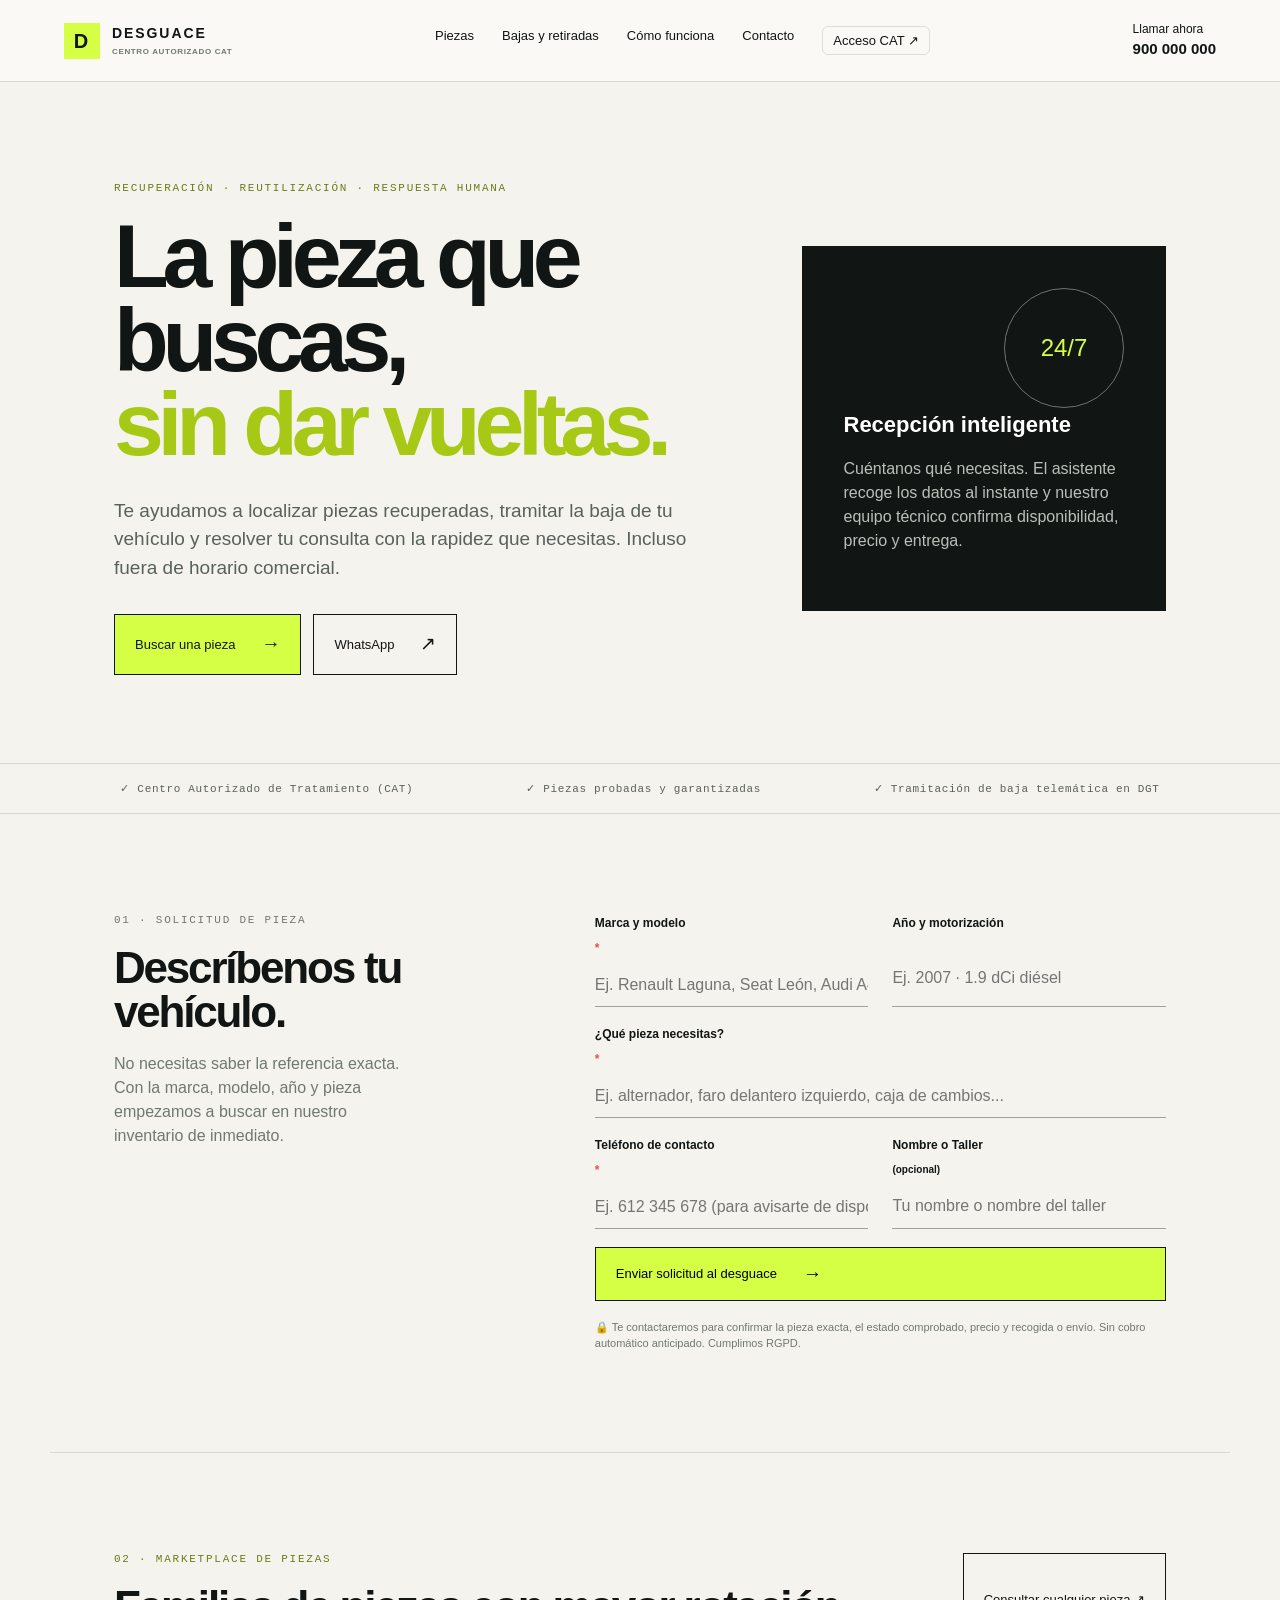
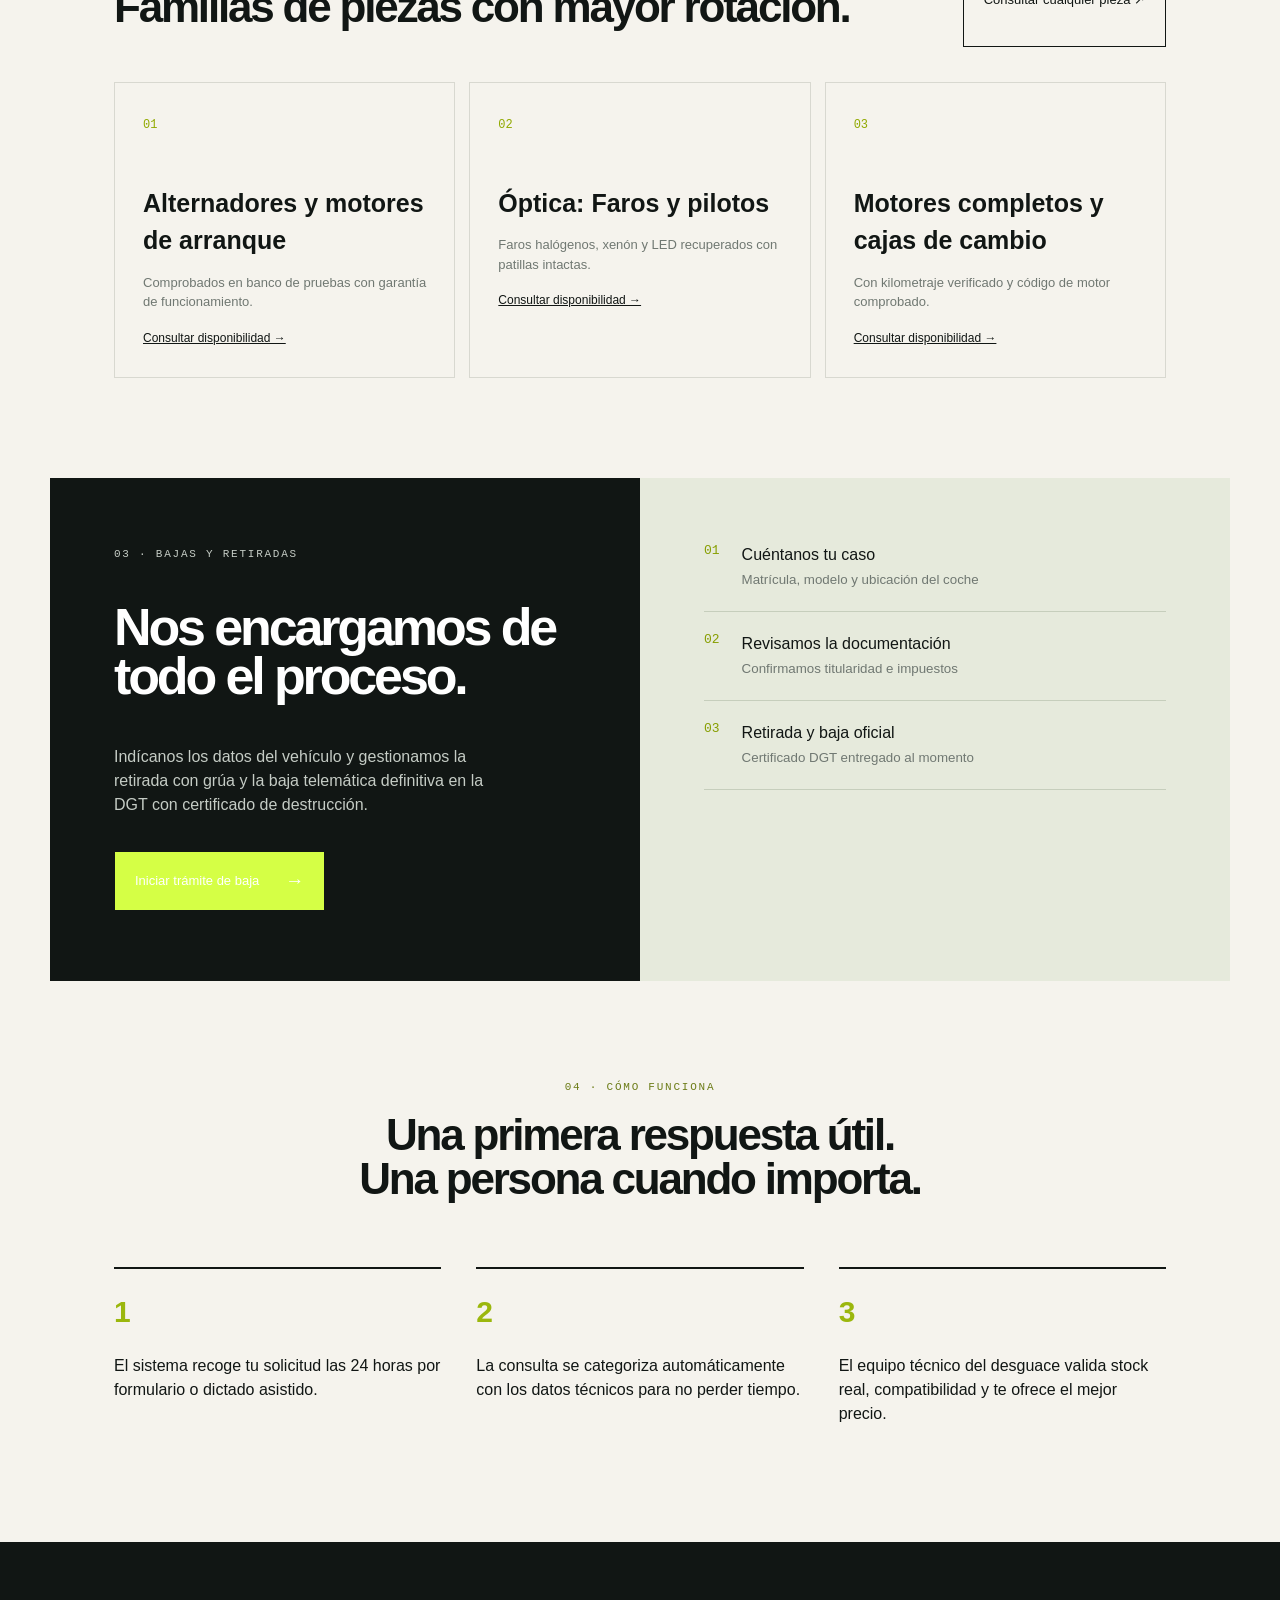
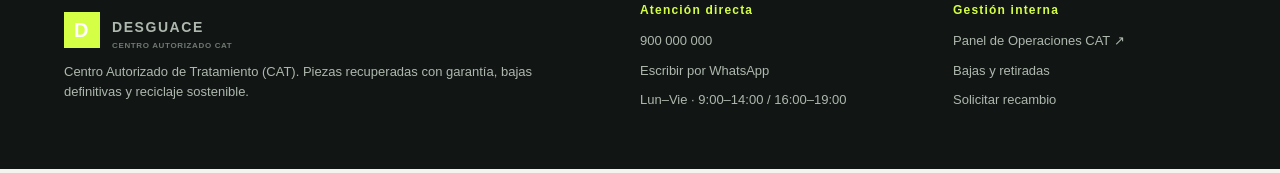
<file: index.html>
<!doctype html>
<html lang="es">
<head>
  <meta charset="utf-8">
  <meta name="viewport" content="width=device-width,initial-scale=1">
  <meta name="description" content="DESGUACE: piezas recuperadas garantizadas, bajas y retirada gratuita de vehículos con CAT autorizado.">
  <title>DESGUACE · Piezas recuperadas y bajas de vehículos (CAT)</title>
  <link rel="stylesheet" href="styles-public.css?v=20260911-3">
</head>
<body>
<header class="top">
  <a class="brand" href="#inicio">
    <b>D</b>
    <span>DESGUACE<small>CENTRO AUTORIZADO CAT</small></span>
  </a>
  <nav>
    <a href="#piezas">Piezas</a>
    <a href="#bajas">Bajas y retiradas</a>
    <a href="#como">Cómo funciona</a>
    <a href="#contacto">Contacto</a>
    <a href="login.html" class="outline" style="border:1px solid #ddd;padding:4px 10px;border-radius:6px;text-decoration:none;">Acceso CAT ↗</a>
  </nav>
  <a class="phone" href="tel:+34900000000">Llamar ahora <strong>900 000 000</strong></a>
</header>

<main id="inicio">
  <section class="hero">
    <div>
      <p class="eyebrow">RECUPERACIÓN · REUTILIZACIÓN · RESPUESTA HUMANA</p>
      <h1>La pieza que buscas,<br><em>sin dar vueltas.</em></h1>
      <p class="lead">Te ayudamos a localizar piezas recuperadas, tramitar la baja de tu vehículo y resolver tu consulta con la rapidez que necesitas. Incluso fuera de horario comercial.</p>
      <div class="actions">
        <a class="primary" href="#solicitar">Buscar una pieza <span>→</span></a>
        <a class="secondary" href="https://wa.me/34900000000" target="_blank" rel="noopener">WhatsApp <span>↗</span></a>
      </div>
    </div>
    <div class="hero-card">
      <span class="orb">24/7</span>
      <b>Recepción inteligente</b>
      <p>Cuéntanos qué necesitas. El asistente recoge los datos al instante y nuestro equipo técnico confirma disponibilidad, precio y entrega.</p>
    </div>
  </section>

  <section class="trust">
    <span>✓ Centro Autorizado de Tratamiento (CAT)</span>
    <span>✓ Piezas probadas y garantizadas</span>
    <span>✓ Tramitación de baja telemática en DGT</span>
  </section>

  <section id="solicitar" class="request">
    <div>
      <p class="eyebrow">01 · SOLICITUD DE PIEZA</p>
      <h2>Descríbenos tu vehículo.</h2>
      <p>No necesitas saber la referencia exacta. Con la marca, modelo, año y pieza empezamos a buscar en nuestro inventario de inmediato.</p>
    </div>
    
    <form id="partForm">
      <div id="formFeedback" style="display:none;padding:14px;border-radius:8px;margin-bottom:14px;font-size:14px;line-height:1.4;"></div>

      <div class="grid">
        <label>
          Marca y modelo <span style="color:#e05252">*</span>
          <input type="text" id="inputVehicle" required placeholder="Ej. Renault Laguna, Seat León, Audi A4">
        </label>
        <label>
          Año y motorización
          <input type="text" id="inputYearFuel" placeholder="Ej. 2007 · 1.9 dCi diésel">
        </label>
      </div>

      <label>
        ¿Qué pieza necesitas? <span style="color:#e05252">*</span>
        <input type="text" id="inputPart" required placeholder="Ej. alternador, faro delantero izquierdo, caja de cambios...">
      </label>

      <div class="grid">
        <label>
          Teléfono de contacto <span style="color:#e05252">*</span>
          <input type="tel" id="inputPhone" required placeholder="Ej. 612 345 678 (para avisarte de disponibilidad)">
        </label>
        <label>
          Nombre o Taller <small>(opcional)</small>
          <input type="text" id="inputName" placeholder="Tu nombre o nombre del taller">
        </label>
      </div>

      <button class="primary" type="submit" id="btnSubmitRequest">Enviar solicitud al desguace <span>→</span></button>
      <small class="legal">
        🔒 Te contactaremos para confirmar la pieza exacta, el estado comprobado, precio y recogida o envío. Sin cobro automático anticipado. Cumplimos RGPD.
      </small>
    </form>
  </section>

  <section id="piezas" class="catalog">
    <div>
      <p class="eyebrow">02 · MARKETPLACE DE PIEZAS</p>
      <h2>Familias de piezas con mayor rotación.</h2>
    </div>
    <a class="secondary" href="#solicitar">Consultar cualquier pieza ↗</a>
    <div class="cards">
      <article>
        <span>01</span>
        <h3>Alternadores y motores de arranque</h3>
        <p>Comprobados en banco de pruebas con garantía de funcionamiento.</p>
        <a href="#solicitar">Consultar disponibilidad →</a>
      </article>
      <article>
        <span>02</span>
        <h3>Óptica: Faros y pilotos</h3>
        <p>Faros halógenos, xenón y LED recuperados con patillas intactas.</p>
        <a href="#solicitar">Consultar disponibilidad →</a>
      </article>
      <article>
        <span>03</span>
        <h3>Motores completos y cajas de cambio</h3>
        <p>Con kilometraje verificado y código de motor comprobado.</p>
        <a href="#solicitar">Consultar disponibilidad →</a>
      </article>
    </div>
  </section>

  <section id="bajas" class="split">
    <div class="dark">
      <p class="eyebrow">03 · BAJAS Y RETIRADAS</p>
      <h2>Nos encargamos de todo el proceso.</h2>
      <p>Indícanos los datos del vehículo y gestionamos la retirada con grúa y la baja telemática definitiva en la DGT con certificado de destrucción.</p>
      <a class="primary" href="#solicitar">Iniciar trámite de baja <span>→</span></a>
    </div>
    <div class="steps">
      <div>
        <b>01</b>
        <span>Cuéntanos tu caso<br><small>Matrícula, modelo y ubicación del coche</small></span>
      </div>
      <div>
        <b>02</b>
        <span>Revisamos la documentación<br><small>Confirmamos titularidad e impuestos</small></span>
      </div>
      <div>
        <b>03</b>
        <span>Retirada y baja oficial<br><small>Certificado DGT entregado al momento</small></span>
      </div>
    </div>
  </section>

  <section id="como" class="how">
    <p class="eyebrow">04 · CÓMO FUNCIONA</p>
    <h2>Una primera respuesta útil.<br>Una persona cuando importa.</h2>
    <div class="how-grid">
      <p><b>1</b> El sistema recoge tu solicitud las 24 horas por formulario o dictado asistido.</p>
      <p><b>2</b> La consulta se categoriza automáticamente con los datos técnicos para no perder tiempo.</p>
      <p><b>3</b> El equipo técnico del desguace valida stock real, compatibilidad y te ofrece el mejor precio.</p>
    </div>
  </section>
</main>

<footer id="contacto">
  <div>
    <a class="brand" href="#inicio">
      <b>D</b>
      <span>DESGUACE<small>CENTRO AUTORIZADO CAT</small></span>
    </a>
    <p>Centro Autorizado de Tratamiento (CAT). Piezas recuperadas con garantía, bajas definitivas y reciclaje sostenible.</p>
  </div>
  <div>
    <strong>Atención directa</strong>
    <a href="tel:+34900000000">900 000 000</a>
    <a href="https://wa.me/34900000000" target="_blank" rel="noopener">Escribir por WhatsApp</a>
    <span>Lun–Vie · 9:00–14:00 / 16:00–19:00</span>
  </div>
  <div>
    <strong>Gestión interna</strong>
    <a href="login.html">Panel de Operaciones CAT ↗</a>
    <a href="#bajas">Bajas y retiradas</a>
    <a href="#solicitar">Solicitar recambio</a>
  </div>
</footer>

<script src="public.js?v=20260911-2"></script>
</body>
</html>
</file>
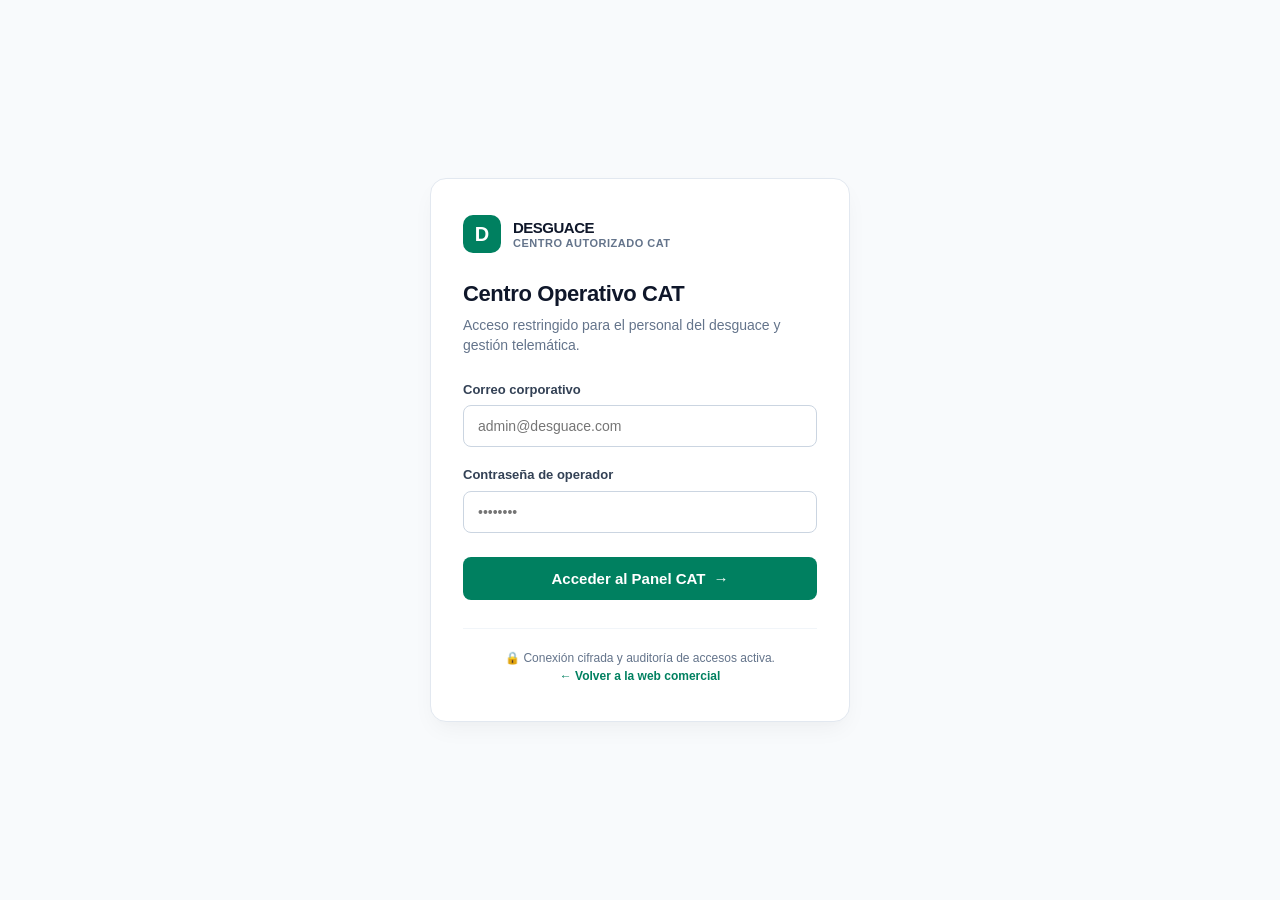
<file: login.html>
<!doctype html>
<html lang="es">
<head>
  <meta charset="utf-8">
  <meta name="viewport" content="width=device-width,initial-scale=1">
  <meta name="robots" content="noindex,nofollow">
  <title>Acceso Personal · Centro CAT</title>
  <link rel="stylesheet" href="styles-public.css?v=20260911-3">
  <style>
    body {
      min-height: 100vh;
      display: flex;
      flex-direction: column;
      background: #f8fafc;
      color: #0f172a;
      font-family: -apple-system, BlinkMacSystemFont, "Segoe UI", Roboto, Helvetica, Arial, sans-serif;
      margin: 0;
    }
    .auth-shell {
      flex: 1;
      display: flex;
      align-items: center;
      justify-content: center;
      padding: 24px 16px;
    }
    .auth-card {
      background: #ffffff;
      border: 1px solid #e2e8f0;
      border-radius: 16px;
      box-shadow: 0 10px 25px -5px rgba(0, 0, 0, 0.05), 0 8px 10px -6px rgba(0, 0, 0, 0.01);
      width: 100%;
      max-width: 420px;
      padding: 36px 32px;
    }
    .auth-brand {
      display: flex;
      align-items: center;
      gap: 12px;
      margin-bottom: 24px;
      text-decoration: none;
      color: inherit;
    }
    .auth-brand b {
      background: #008060;
      color: #fff;
      width: 38px;
      height: 38px;
      display: flex;
      align-items: center;
      justify-content: center;
      border-radius: 10px;
      font-size: 20px;
      font-weight: 700;
    }
    .auth-brand span {
      font-size: 15px;
      font-weight: 800;
      letter-spacing: -0.5px;
      line-height: 1.1;
    }
    .auth-brand small {
      display: block;
      font-size: 11px;
      color: #64748b;
      font-weight: 600;
      letter-spacing: 0.5px;
    }
    h1 {
      font-size: 22px;
      font-weight: 700;
      margin: 0 0 6px 0;
      letter-spacing: -0.4px;
    }
    p.subtitle {
      font-size: 14px;
      color: #64748b;
      margin: 0 0 24px 0;
      line-height: 1.4;
    }
    .form-group {
      margin-bottom: 18px;
    }
    .form-group label {
      display: block;
      font-size: 13px;
      font-weight: 600;
      margin-bottom: 6px;
      color: #334155;
    }
    .form-group input {
      width: 100%;
      box-sizing: border-box;
      padding: 12px 14px;
      border: 1px solid #cbd5e1;
      border-radius: 8px;
      font-size: 14px;
      transition: border-color 0.2s, box-shadow 0.2s;
    }
    .form-group input:focus {
      outline: none;
      border-color: #008060;
      box-shadow: 0 0 0 3px rgba(0, 128, 96, 0.15);
    }
    .auth-btn {
      width: 100%;
      background: #008060;
      color: #ffffff;
      border: none;
      padding: 13px;
      border-radius: 8px;
      font-size: 15px;
      font-weight: 600;
      cursor: pointer;
      display: flex;
      align-items: center;
      justify-content: center;
      gap: 8px;
      transition: background-color 0.2s;
      margin-top: 24px;
    }
    .auth-btn:hover {
      background: #006b50;
    }
    .auth-btn:disabled {
      background: #94a3b8;
      cursor: not-allowed;
    }
    .feedback {
      padding: 12px 14px;
      border-radius: 8px;
      font-size: 13px;
      margin-bottom: 20px;
      display: none;
      line-height: 1.4;
    }
    .feedback.error {
      background: #fef2f2;
      color: #991b1b;
      border: 1px solid #fecaca;
      display: block;
    }
    .feedback.success {
      background: #f0fdf4;
      color: #166534;
      border: 1px solid #bbf7d0;
      display: block;
    }
    .auth-foot {
      margin-top: 28px;
      padding-top: 20px;
      border-top: 1px solid #f1f5f9;
      font-size: 12px;
      color: #64748b;
      text-align: center;
      line-height: 1.5;
    }
    .auth-foot a {
      color: #008060;
      text-decoration: none;
      font-weight: 600;
    }
  </style>
</head>
<body>

<div class="auth-shell">
  <div class="auth-card">
    <a href="index.html" class="auth-brand">
      <b>D</b>
      <span>DESGUACE<small>CENTRO AUTORIZADO CAT</small></span>
    </a>

    <h1>Centro Operativo CAT</h1>
    <p class="subtitle">Acceso restringido para el personal del desguace y gestión telemática.</p>

    <div id="authAlert" class="feedback"></div>

    <form id="loginForm">
      <div class="form-group">
        <label for="inputEmail">Correo corporativo</label>
        <input type="email" id="inputEmail" required placeholder="admin@desguace.com" autocomplete="username">
      </div>

      <div class="form-group">
        <label for="inputPassword">Contraseña de operador</label>
        <input type="password" id="inputPassword" required placeholder="••••••••" autocomplete="current-password">
      </div>

      <button type="submit" class="auth-btn" id="btnSubmit">
        <span>Acceder al Panel CAT</span>
        <span aria-hidden="true">→</span>
      </button>
    </form>

    <div class="auth-foot">
      🔒 Conexión cifrada y auditoría de accesos activa.<br>
      <a href="index.html">← Volver a la web comercial</a>
    </div>
  </div>
</div>

<script>
document.addEventListener('DOMContentLoaded', async () => {
  const form = document.querySelector('#loginForm');
  const alertEl = document.querySelector('#authAlert');
  const btnSubmit = document.querySelector('#btnSubmit');

  // Si ya tiene sesión activa, redirigir automáticamente
  try {
    const res = await fetch('api/auth.php?action=check');
    const data = await res.json();
    if (data.authenticated) {
      const urlParams = new URLSearchParams(window.location.search);
      const redirect = urlParams.get('redirect') || 'operaciones.html';
      window.location.href = redirect;
      return;
    }
  } catch (err) {
    console.warn('Error verificando sesión:', err);
  }

  form.addEventListener('submit', async (e) => {
    e.preventDefault();
    alertEl.className = 'feedback';
    alertEl.style.display = 'none';

    const email = document.querySelector('#inputEmail').value.trim();
    const password = document.querySelector('#inputPassword').value;

    btnSubmit.disabled = true;
    btnSubmit.innerHTML = 'Verificando credenciales…';

    try {
      const res = await fetch('api/auth.php?action=login', {
        method: 'POST',
        headers: { 'Content-Type': 'application/json' },
        body: JSON.stringify({ email, password })
      });

      const data = await res.json();

      if (res.ok && data.success) {
        alertEl.textContent = 'Acceso concedido. Cargando centro operativo…';
        alertEl.className = 'feedback success';

        const urlParams = new URLSearchParams(window.location.search);
        const redirect = urlParams.get('redirect') || 'operaciones.html';
        setTimeout(() => {
          window.location.href = redirect;
        }, 500);
      } else {
        alertEl.textContent = data.error || 'Credenciales no válidas. Comprueba correo y contraseña.';
        alertEl.className = 'feedback error';
        btnSubmit.disabled = false;
        btnSubmit.innerHTML = 'Acceder al Panel CAT →';
      }
    } catch (err) {
      alertEl.textContent = 'Error al conectar con el servidor. Revisa tu conexión.';
      alertEl.className = 'feedback error';
      btnSubmit.disabled = false;
      btnSubmit.innerHTML = 'Acceder al Panel CAT →';
    }
  });
});
</script>

</body>
</html>
</file>
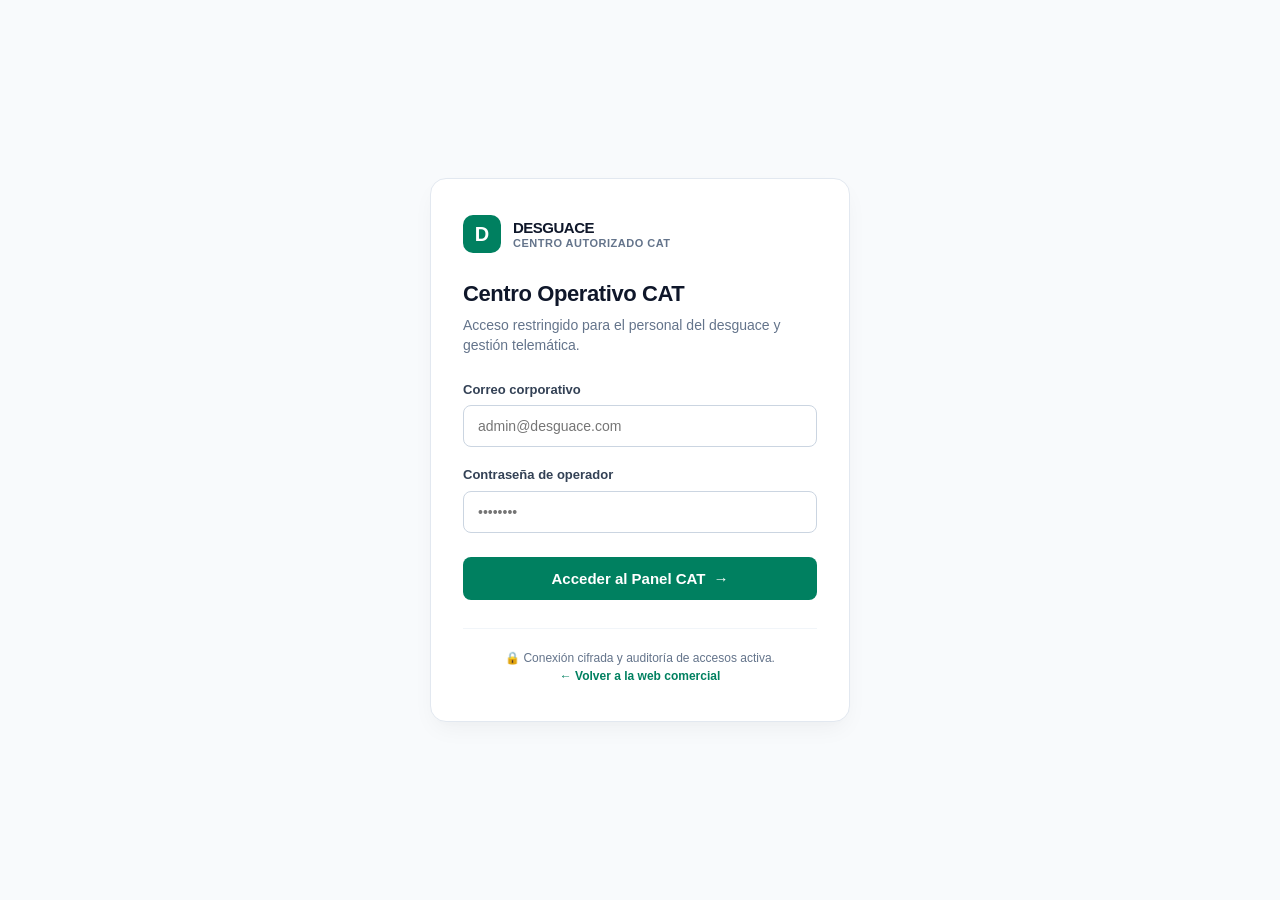
<file: operaciones.html>
<!doctype html>
<html lang="es">
<head>
  <meta charset="UTF-8">
  <meta name="viewport" content="width=device-width,initial-scale=1">
  <meta name="robots" content="noindex,nofollow">
  <title>DESGUACE · Operaciones CAT</title>
  <link rel="stylesheet" href="styles.css?v=20260911-4">
  <style>
    /* Estilos complementarios para modales operativos y gestión de solicitudes */
    .detail-grid {
      display: grid;
      grid-template-columns: 1fr 1fr;
      gap: 12px;
      margin-bottom: 16px;
    }
    .detail-card {
      background: var(--paper);
      padding: 12px 14px;
      border: 1px solid var(--line);
      border-radius: 4px;
    }
    .detail-card small {
      display: block;
      font: 10px 'DM Mono';
      color: var(--muted);
      margin-bottom: 4px;
      text-transform: uppercase;
    }
    .detail-card strong {
      font-size: 14px;
      display: block;
      color: var(--ink);
    }
    .contact-actions {
      display: flex;
      gap: 8px;
      margin-top: 8px;
    }
    .contact-actions a, .contact-actions button {
      padding: 6px 10px;
      font-size: 11px;
      border: 1px solid var(--line);
      background: var(--card);
      border-radius: 4px;
      cursor: pointer;
      display: inline-flex;
      align-items: center;
      gap: 5px;
      text-decoration: none;
      color: var(--ink);
      font-weight: 600;
    }
    .contact-actions a.wa {
      background: #e6f7ec;
      border-color: #a3e2bb;
      color: #1b6336;
    }
    .audit-trail {
      margin-top: 18px;
      border-top: 1px solid var(--line);
      padding-top: 14px;
      max-height: 160px;
      overflow-y: auto;
    }
    .audit-item {
      font-size: 11px;
      padding: 6px 0;
      border-bottom: 1px dashed var(--line);
      color: #444;
    }
    .audit-item small {
      font: 9px 'DM Mono';
      color: var(--muted);
      margin-right: 8px;
    }
    .form-row {
      display: flex;
      flex-direction: column;
      gap: 5px;
      margin-bottom: 12px;
    }
    .form-row label {
      font: 11px 'DM Mono';
      color: var(--muted);
    }
    .form-row input, .form-row select, .form-row textarea {
      padding: 8px 10px;
      border: 1px solid var(--line);
      background: #fff;
      font: 12px Manrope, sans-serif;
      border-radius: 4px;
    }
    .form-row select {
      font-weight: 600;
    }
    .form-grid-2 {
      display: grid;
      grid-template-columns: 1fr 1fr;
      gap: 10px;
    }
    .live-search-results {
      max-height: 240px;
      overflow-y: auto;
      border: 1px solid var(--line);
      background: #fff;
      margin-top: 12px;
    }
    .live-search-item {
      padding: 10px 14px;
      border-bottom: 1px solid var(--line);
      display: flex;
      justify-content: space-between;
      align-items: center;
      font-size: 12px;
    }
    .live-search-item:hover {
      background: var(--paper);
    }
  </style>
</head>
<body>
<div class="shell">
  <aside class="side">
    <a class="brand" href="#inicio"><b>D</b><span>DESGUACE<small>operaciones CAT</small></span></a>
    <div class="switch">
      <small>CENTRO ACTIVO</small>
      <strong>Centro CAT Principal⌄</strong>
      <em>CAT Homologado · Conectado</em>
    </div>
    <nav class="nav">
      <small>OPERATIVA</small>
      <a class="selected" href="#inicio">⌂ Resumen <kbd>⌘1</kbd></a>
      <a href="#solicitudes">✦ Solicitudes <i id="badgeCount">0</i></a>
      <a href="#inventario">▦ Inventario</a>
      <a href="#vehiculos">⌁ Vehículos</a>
      <a href="#bajas">↘ Bajas y retiradas</a>
      <small>ENLACES</small>
      <a href="index.html" target="_blank">↗ Ver web pública</a>
      <small>CONTROL</small>
      <a href="#analitica">◒ Analítica</a>
      <a href="#equipo">◎ Equipo</a>
    </nav>
    <div class="side-foot">
      <div class="ai">
        <span>●</span>
        <b>Asistente activo<small>Voz Web Speech / es-ES</small></b>↗
      </div>
      <div class="user" style="display:flex;align-items:center;justify-content:space-between;width:100%;">
        <div style="display:flex;align-items:center;gap:8px;">
          <b id="userAvatar">OP</b>
          <span><strong id="userDisplayName">Operador CAT</strong><small id="userRole">Responsable de Guardia</small></span>
        </div>
        <button id="logoutBtn" title="Cerrar sesión segura" style="background:none;border:none;color:#91a099;cursor:pointer;font-size:16px;padding:4px 6px;">⎋</button>
      </div>
    </div>
  </aside>

  <main class="main-content" id="inicio">
    <header class="topbar">
      <button class="hamb" id="hamb" aria-label="Abrir menú">☰</button>
      <div>
        <small class="date" id="currentDate">CARGANDO FECHA…</small>
        <h1 id="userGreeting">Panel Operativo CAT <span>↗</span></h1>
      </div>
      <div class="tools">
        <button title="Buscar en inventario" id="btnSearchTopbar">⌕</button>
        <button title="Notificaciones activas" id="notifBtn">♢</button>
        <a href="index.html" class="outline" style="text-decoration:none;font-size:13px;padding:6px 12px;border:1px solid #ddd;border-radius:6px;color:#333;" target="_blank">Web Pública ↗</a>
      </div>
    </header>

    <section class="hero-grid">
      <article class="hero">
        <small>CENTRO DE CONTROL</small>
        <h2>Tu desguace,<br><em>en marcha.</em></h2>
        <p id="heroSummary">Sincronizando solicitudes en tiempo real…</p>
        <button class="lime" id="openAssistant">Abrir asistente de voz <span>→</span></button>
        <div class="ring"><strong>24/7</strong><small>recepción</small></div>
      </article>
      <article class="chart-card">
        <div class="card-title">Actividad del mes <button id="chartMonthLabel">Este mes⌄</button></div>
        <div class="big-number"><span id="kpiMonthCount">...</span> <small>solicitudes captadas</small><b id="kpiMonthGrowth">+18,4%</b></div>
        <div class="chart" id="chartBars">
          <i></i><i></i><i></i><i></i><i></i><i></i><i></i><i></i><i></i><i></i><i></i><i></i>
        </div>
        <div class="labels">01 <span id="chartTodayLabel">Hoy</span></div>
      </article>
    </section>

    <section class="kpis">
      <article>↗<div><small>TIEMPO DE RESPUESTA</small><strong id="kpiRespTime">18 <sup>min</sup></strong><p><b>−32%</b> vs. mes anterior</p></div></article>
      <article>◉<div><small>CONVERSIÓN A PRESUPUESTO</small><strong id="kpiConversion">42<sup>%</sup></strong><p><b>+8,6 pt</b> esta semana</p></div></article>
      <article>◒<div><small>PIEZAS EN STOCK</small><strong id="kpiTotalParts">...</strong><p><b id="kpiLocatedPercent">...%</b> con ubicación</p></div></article>
      <article>↻<div><small>VEHÍCULOS EN PROCESO</small><strong id="kpiVehiclesInProcess">...</strong><p><b>Campa CAT activa</b></p></div></article>
    </section>

    <section class="section" id="solicitudes">
      <div class="section-head">
        <div>
          <small>BANDEJA INTELIGENTE · BASE DE DATOS CAT</small>
          <h2>Solicitudes que esperan acción</h2>
        </div>
        <div style="display:flex;gap:8px;align-items:center;">
          <select id="filterStatus" style="font-size:11px;padding:6px 10px;border:1px solid var(--line);background:#fff;border-radius:4px;">
            <option value="all">Todas las solicitudes</option>
            <option value="nueva">Solo Nuevas</option>
            <option value="en_estudio">En estudio</option>
            <option value="presupuestada">Presupuestadas</option>
            <option value="contactada">Contactadas</option>
            <option value="cerrada_exito">Cerradas con éxito</option>
          </select>
          <button class="outline" id="refreshRequestsBtn" title="Actualizar desde el servidor">↻ Actualizar</button>
        </div>
      </div>
      <div class="requests" id="requestsContainer">
        <!-- Solicitudes renderizadas dinámicamente desde api/requests.php -->
      </div>
    </section>

    <section class="two" id="inventario">
      <article class="panel">
        <small>INVENTARIO EN TIEMPO REAL</small>
        <h2>Lo que está moviéndose</h2>
        <div id="inventoryPreviewContainer">
          <p>Cargando inventario registrado…</p>
        </div>
        <a href="javascript:void(0)" id="btnOpenSearchInv">Explorar inventario completo →</a>
      </article>
      <article class="assistant" id="equipo">
        <small>ASISTENTE GERENTE</small>
        <h2>Está trabajando<br>por ti.</h2>
        <p>Clasifica las consultas entrantes por formulario web y voz para validación del profesional técnico.</p>
        <div class="progress"><b id="assistantProgressBar" style="width:78%"></b></div>
        <strong id="assistantProgressPercent">78%</strong>
        <footer>● Conexión activa · Web Speech es-ES <button id="openAssistant2">Abrir asistente →</button></footer>
      </article>
    </section>

    <section class="two">
      <article class="panel" id="vehiculos">
        <small>FLUJO DE VEHÍCULOS · ESTA SEMANA</small>
        <h2>Vehículos en proceso</h2>
        <ul id="vehiclesPreviewContainer">
          <li><b>Cargando vehículos registrados…</b></li>
        </ul>
      </article>
      <article class="panel" id="bajas">
        <small>ACCESO RÁPIDO OPERATIVO</small>
        <h2>¿Qué quieres hacer?</h2>
        <div class="actions">
          <button id="btnRegVehiculo">＋ Registrar vehículo</button>
          <button id="btnAltaPieza">▦ Dar de alta una pieza</button>
          <button id="btnExpBaja">↘ Crear expediente de baja</button>
          <button id="btnBuscarInv">⌁ Buscar en inventario</button>
        </div>
      </article>
    </section>

    <footer class="bottom">
      DESGUACE · sistema operativo para CAT <span id="systemStatusBadge">● Conectando con servidor…</span>
    </footer>
  </main>
</div>

<!-- Diálogo modal del Asistente Inteligente / Voz -->
<dialog id="assistant">
  <header>
    <small>RECEPCIÓN INTELIGENTE</small>
    <h2>¿Qué necesita tu cliente?</h2>
    <button class="close-dialog" id="close" aria-label="Cerrar modal">×</button>
  </header>
  <div class="dialog-body">
    <div class="voice">
      <b id="voiceDot">✦</b>
      <strong id="voiceText">Listo para escuchar</strong>
      <small id="voiceSub">Web Speech API · Voz en español (es-ES)</small>
    </div>

    <div class="prompts">
      <button type="button" data-prompt="Necesito un alternador para Renault Megane 1.5 dCi 2011">Necesito un alternador</button>
      <button type="button" data-prompt="Quiero tramitar la baja definitiva y retirada con grúa de un Seat Ibiza">Baja de vehículo</button>
      <button type="button" data-prompt="Taller mecánico solicita presupuesto para caja de cambios Volkswagen Golf VI">Soy un taller</button>
    </div>

    <div style="display:grid;grid-template-columns:1fr 1fr;gap:10px;margin-bottom:10px;">
      <label style="display:flex;flex-direction:column;font-size:12px;font-weight:600;gap:4px;">
        Nombre del cliente / Taller
        <input type="text" id="voiceClientName" placeholder="Ej. Carlos Méndez" style="padding:8px;border:1px solid #ddd;border-radius:6px;">
      </label>
      <label style="display:flex;flex-direction:column;font-size:12px;font-weight:600;gap:4px;">
        Teléfono de contacto
        <input type="tel" id="voiceClientPhone" placeholder="Ej. 612 345 678" style="padding:8px;border:1px solid #ddd;border-radius:6px;">
      </label>
    </div>

    <label style="display:flex;flex-direction:column;font-size:12px;font-weight:600;gap:4px;">
      Detalle de la solicitud (escuchada o escrita)
      <textarea id="request" placeholder="Ej. Busco un alternador para un Renault Laguna diésel de 2007. Cliente pregunta disponibilidad y precio."></textarea>
    </label>

    <div class="dialog-foot">
      <small style="color:#666;font-size:12px;">La IA transcribe y clasifica. El profesional confirma stock y precio.</small>
      <div style="display:flex;gap:8px;">
        <button class="outline" id="listen" type="button">Hablar por micro <span>◉</span></button>
        <button class="lime" id="saveVoiceRequest" type="button">Guardar en Base de Datos <span>→</span></button>
      </div>
    </div>
  </div>
</dialog>

<!-- Diálogo Modal: Ficha de Solicitud & Auditoría -->
<dialog id="modalRequestDetail">
  <header>
    <small id="modalReqSubtitle">GESTIÓN DE SOLICITUD · CAT</small>
    <h2 id="modalReqTitle">Solicitud de pieza</h2>
    <button class="close-dialog" id="closeReqDetail" aria-label="Cerrar">×</button>
  </header>
  <div class="dialog-body">
    <div class="detail-grid">
      <div class="detail-card">
        <small>Pieza y Vehículo</small>
        <strong id="detailPartVehicle">-</strong>
      </div>
      <div class="detail-card">
        <small>Cliente y Canal</small>
        <strong id="detailPersonChannel">-</strong>
        <div class="contact-actions" id="detailContactActions">
          <!-- Botones de llamada y WhatsApp -->
        </div>
      </div>
    </div>

    <form id="formUpdateState">
      <input type="hidden" id="editRequestId">
      <div class="form-grid-2">
        <div class="form-row">
          <label for="editStatus">Estado operativo</label>
          <select id="editStatus">
            <option value="nueva">Nueva · Pendiente de validar</option>
            <option value="en_estudio">En estudio · Comprobando stock</option>
            <option value="presupuestada">Presupuestada · Oferta lista</option>
            <option value="contactada">Contactada · En negociación</option>
            <option value="cerrada_exito">✓ Cerrada con éxito (Venta/Baja)</option>
            <option value="cerrada_desestimada">✕ Desestimada / Sin disponibilidad</option>
          </select>
        </div>
        <div class="form-row">
          <label for="editPriceQuote">Presupuesto comunicado (€)</label>
          <input type="text" id="editPriceQuote" placeholder="Ej. 75€ con envío">
        </div>
      </div>

      <div class="form-row">
        <label for="editNotes">Notas internas / Bitácora del operador</label>
        <textarea id="editNotes" placeholder="Añade observaciones sobre la pieza, ubicación o conversación con el cliente..."></textarea>
      </div>

      <div style="display:flex;justify-content:flex-end;gap:8px;margin-top:10px;">
        <button type="submit" class="lime" id="btnSaveReqUpdate">Guardar y registrar auditoría <span>→</span></button>
      </div>
    </form>

    <div class="audit-trail">
      <label style="font:10px 'DM Mono';color:var(--muted);text-transform:uppercase;">Historial de Auditoría</label>
      <div id="auditLogContainer">
        <!-- Entradas de auditoría -->
      </div>
    </div>
  </div>
</dialog>

<!-- Diálogo Modal: Registrar Vehículo CAT -->
<dialog id="modalVehiculo">
  <header>
    <small>ENTRADA AL CAT</small>
    <h2>Registrar Vehículo en Campa</h2>
    <button class="close-dialog" id="closeVehiculo" aria-label="Cerrar">×</button>
  </header>
  <div class="dialog-body">
    <form id="formVehiculo">
      <div class="form-grid-2">
        <div class="form-row">
          <label for="vehPlate">Matrícula *</label>
          <input type="text" id="vehPlate" required placeholder="Ej. 4589-FXG">
        </div>
        <div class="form-row">
          <label for="vehYear">Año del vehículo</label>
          <input type="number" id="vehYear" value="2010" min="1980" max="2027">
        </div>
      </div>

      <div class="form-row">
        <label for="vehMakeModel">Marca y modelo exacto *</label>
        <input type="text" id="vehMakeModel" required placeholder="Ej. Ford Focus 1.6 TDCi 110cv">
      </div>

      <div class="form-grid-2">
        <div class="form-row">
          <label for="vehStatus">Fase operativa inicial</label>
          <select id="vehStatus">
            <option value="Recibido en campa">Recibido en campa</option>
            <option value="En descontaminación">En descontaminación de fluidos</option>
            <option value="Despiece activo">Despiece activo de mecánica</option>
          </select>
        </div>
        <div class="form-row">
          <label for="vehBaja">Estado de Baja DGT</label>
          <select id="vehBaja">
            <option value="Pendiente de trámite">Pendiente de trámite</option>
            <option value="Tramitada">Tramitada telemáticamente</option>
            <option value="Certificado emitido">Certificado de destrucción emitido</option>
          </select>
        </div>
      </div>

      <div class="form-row">
        <label for="vehNotes">Observaciones técnicas / Daños</label>
        <textarea id="vehNotes" placeholder="Golpe frontal, mecánica sana, llantas de aluminio..."></textarea>
      </div>

      <div class="dialog-foot">
        <small>El vehículo se registra en la base de datos operativa del CAT.</small>
        <button type="submit" class="lime">Guardar vehículo <span>→</span></button>
      </div>
    </form>
  </div>
</dialog>

<!-- Diálogo Modal: Dar de alta pieza en inventario -->
<dialog id="modalPieza">
  <header>
    <small>CATALOGACIÓN DE STOCK</small>
    <h2>Dar de alta una pieza recuperada</h2>
    <button class="close-dialog" id="closePieza" aria-label="Cerrar">×</button>
  </header>
  <div class="dialog-body">
    <form id="formPieza">
      <div class="form-row">
        <label for="partName">Denominación de la pieza y referencia OEM *</label>
        <input type="text" id="partName" required placeholder="Ej. Alternador Valeo 150A TG15C028">
      </div>

      <div class="form-row">
        <label for="partVehicle">Vehículos compatibles *</label>
        <input type="text" id="partVehicle" required placeholder="Ej. Renault Laguna / Megane / Scenic 1.9 dCi">
      </div>

      <div class="form-grid-2">
        <div class="form-row">
          <label for="partCategory">Categoría</label>
          <select id="partCategory">
            <option value="Electricidad">Electricidad (Alternadores, Arranques)</option>
            <option value="Óptica">Óptica (Faros, Pilotos)</option>
            <option value="Motor">Motor y Culatas</option>
            <option value="Transmisión">Cajas de cambio y Embragues</option>
            <option value="Carrocería">Carrocería</option>
            <option value="Frenos / Suspensión">Frenos y Suspensión</option>
          </select>
        </div>
        <div class="form-row">
          <label for="partPrice">Precio PVP estimado (€)</label>
          <input type="number" step="0.5" id="partPrice" required placeholder="Ej. 75.00">
        </div>
      </div>

      <div class="form-row">
        <label for="partLocation">Ubicación física en almacén *</label>
        <input type="text" id="partLocation" required placeholder="Ej. Pasillo E · Estantería 03 · Balda 2">
      </div>

      <div class="dialog-foot">
        <small>Comprobada en banco de pruebas con garantía.</small>
        <button type="submit" class="lime">Catalogar pieza <span>→</span></button>
      </div>
    </form>
  </div>
</dialog>

<!-- Diálogo Modal: Expediente de Baja DGT -->
<dialog id="modalBaja">
  <header>
    <small>TRÁMITE TELEMÁTICO DGT</small>
    <h2>Crear expediente de baja definitiva</h2>
    <button class="close-dialog" id="closeBaja" aria-label="Cerrar">×</button>
  </header>
  <div class="dialog-body">
    <form id="formBaja">
      <div class="form-grid-2">
        <div class="form-row">
          <label for="bajaPlate">Matrícula del vehículo *</label>
          <input type="text" id="bajaPlate" required placeholder="Ej. 1234-BBB">
        </div>
        <div class="form-row">
          <label for="bajaDni">DNI / CIF del titular *</label>
          <input type="text" id="bajaDni" required placeholder="Ej. 12345678Z">
        </div>
      </div>

      <div class="form-row">
        <label for="bajaOwner">Nombre y apellidos del titular *</label>
        <input type="text" id="bajaOwner" required placeholder="Ej. Antonio Morales">
      </div>

      <div class="form-grid-2">
        <div class="form-row">
          <label for="bajaPhone">Teléfono de contacto *</label>
          <input type="tel" id="bajaPhone" required placeholder="Ej. 600 123 456">
        </div>
        <div class="form-row">
          <label for="bajaLocation">Ubicación del vehículo (Grúa)</label>
          <input type="text" id="bajaLocation" placeholder="Ej. Campa / Garaje / Vía pública">
        </div>
      </div>

      <div class="dialog-foot">
        <small>Se genera solicitud prioritaria y registro en el CAT.</small>
        <button type="submit" class="lime">Crear expediente <span>→</span></button>
      </div>
    </form>
  </div>
</dialog>

<!-- Diálogo Modal: Buscador de Inventario -->
<dialog id="modalBuscarInv">
  <header>
    <small>CONSULTA RÁPIDA DE STOCK</small>
    <h2>Buscador de piezas y almacén</h2>
    <button class="close-dialog" id="closeBuscarInv" aria-label="Cerrar">×</button>
  </header>
  <div class="dialog-body">
    <div class="form-row">
      <label for="invSearchInput">Buscar por pieza, modelo, OEM o pasillo:</label>
      <input type="text" id="invSearchInput" placeholder="Escribe para buscar (ej. alternador, Megane, Pasillo B, CAYC)..." autocomplete="off">
    </div>

    <div class="live-search-results" id="invSearchResults">
      <div style="padding:16px;text-align:center;color:#666;font-size:12px;">Escribe una palabra para buscar en las piezas catalogadas.</div>
    </div>

    <div class="dialog-foot">
      <small id="invResultsCount">0 piezas encontradas</small>
      <button type="button" class="outline" id="btnCloseSearchModal">Cerrar</button>
    </div>
  </div>
</dialog>

<script src="app.js?v=20260911-4"></script>
</body>
</html>
</file>
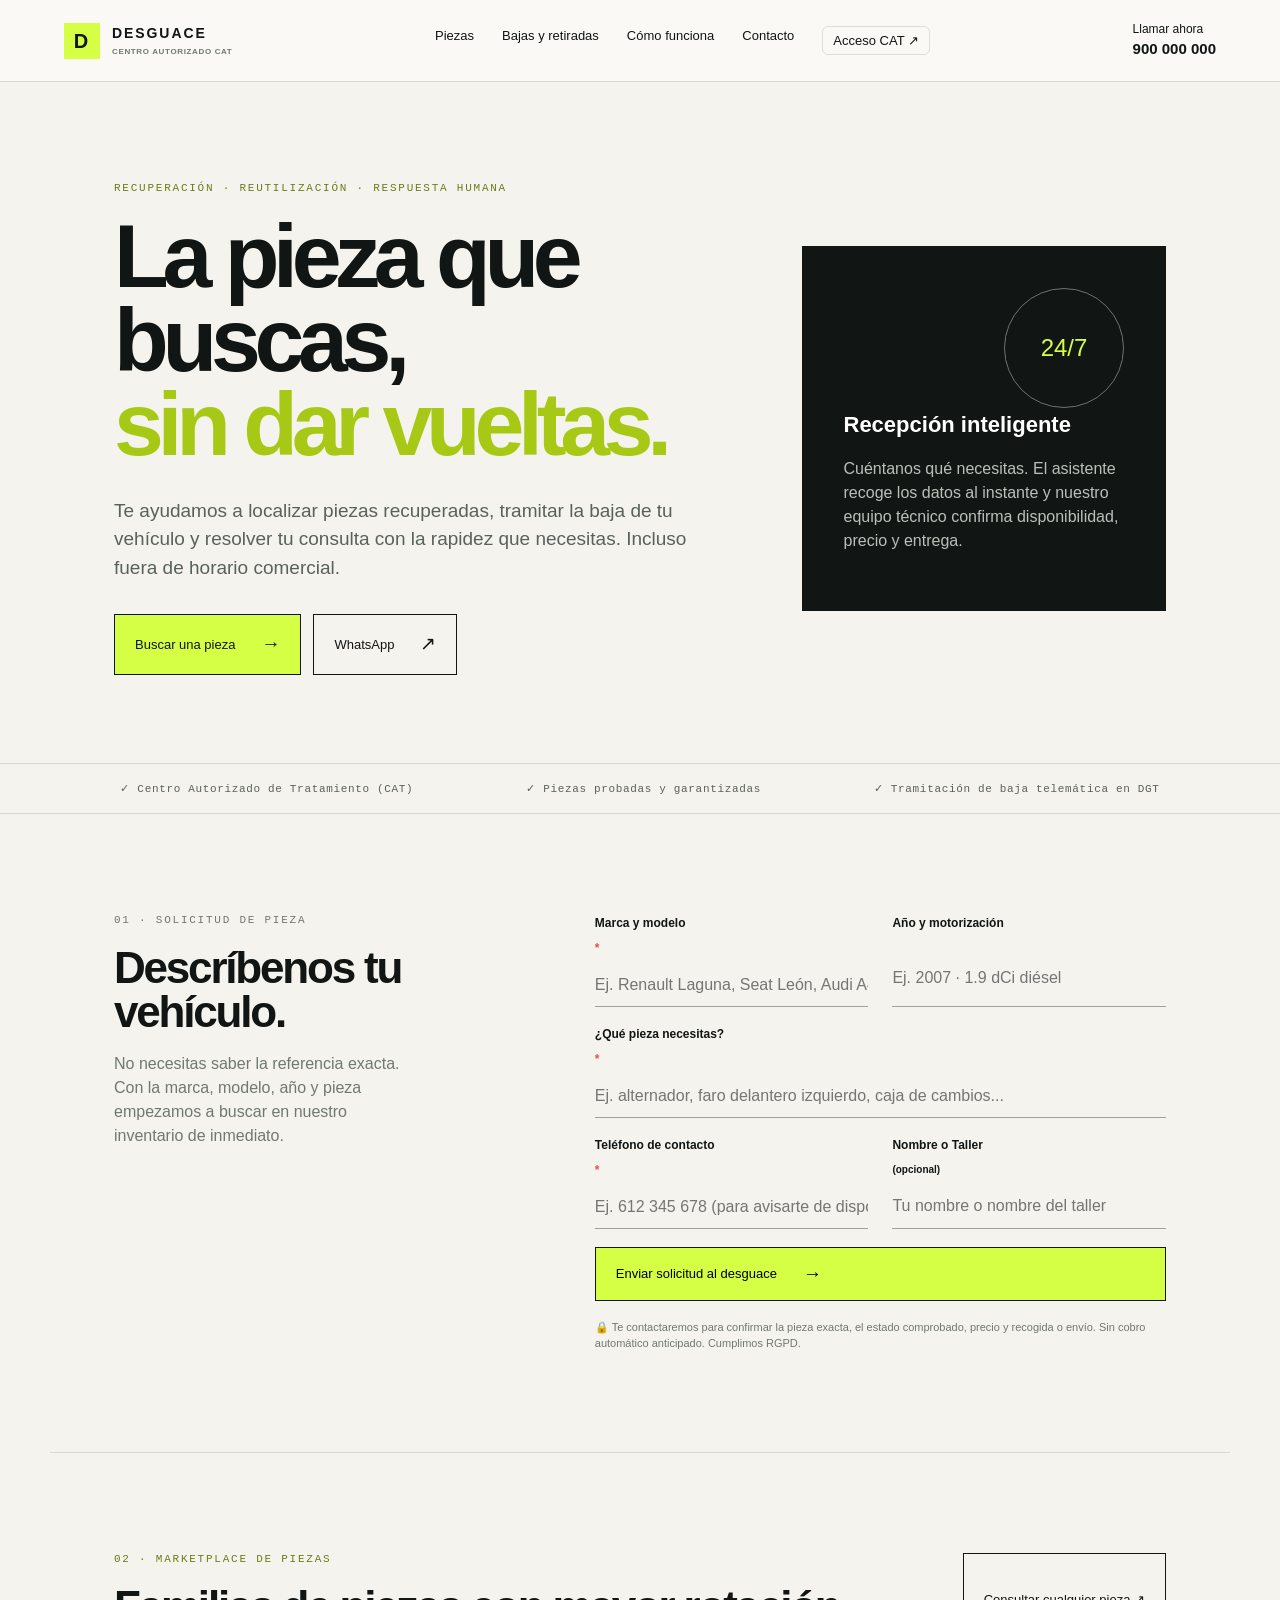
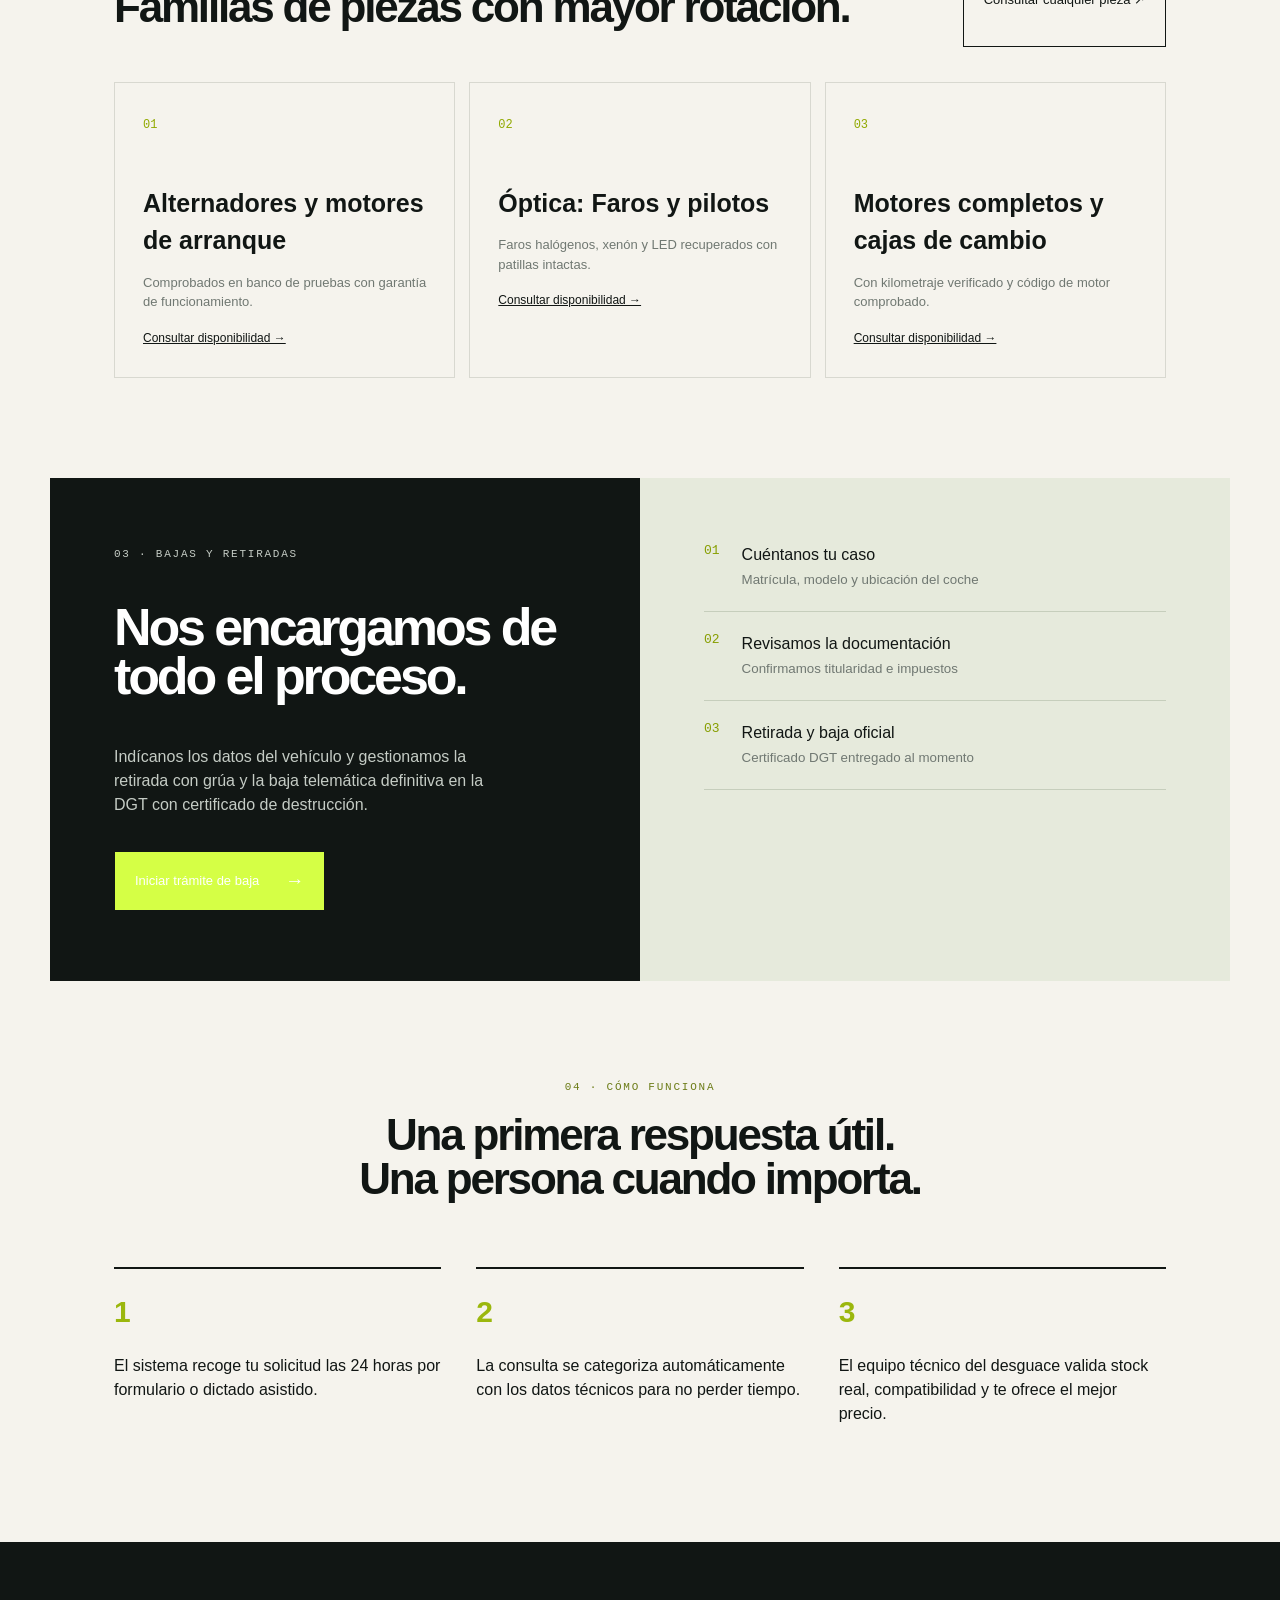
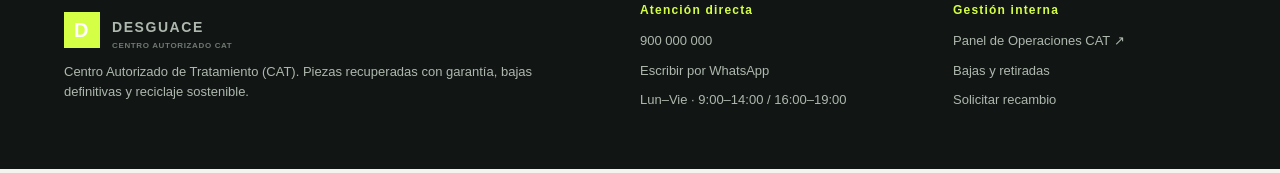
<file: public.html>
<!doctype html>
<html lang="es">
<head>
  <meta charset="utf-8">
  <title>Redirigiendo a DESGUACE CAT...</title>
  <meta http-equiv="refresh" content="0; url=index.html">
  <link rel="canonical" href="index.html">
</head>
<body>
  <p>Redirigiendo a la web principal... <a href="index.html">Haz clic aquí si no redirige automáticamente</a>.</p>
</body>
</html>
</file>
<file: styles-public.css>
:root{--ink:#111614;--paper:#f5f3ed;--lime:#d5ff45;--muted:#707872;--line:#d8d8d0;--orange:#f2bd82}*{box-sizing:border-box}html{scroll-behavior:smooth}body{margin:0;background:var(--paper);color:var(--ink);font:16px/1.5 Arial,sans-serif}a{color:inherit;text-decoration:none}.top{height:82px;border-bottom:1px solid var(--line);display:flex;align-items:center;justify-content:space-between;padding:0 5vw;gap:28px;background:#faf9f5}.brand{display:flex;align-items:center;gap:12px;font-weight:800;letter-spacing:.12em}.brand b{display:grid;place-items:center;background:var(--lime);width:36px;height:36px;font-size:20px}.brand span{font-size:14px}.brand small{display:block;font-size:8px;color:var(--muted);letter-spacing:.08em;margin-top:2px}.top nav{display:flex;gap:28px;font-size:13px}.top nav a:hover{color:#657c00}.phone{font-size:12px}.phone strong{display:block;font-size:15px}.hero{max-width:1180px;margin:auto;padding:100px 5vw 88px;display:grid;grid-template-columns:1.25fr .75fr;gap:80px;align-items:center}.eyebrow{font:11px monospace;letter-spacing:.16em;color:#6c7c18;margin:0 0 20px}.hero h1{font-size:clamp(48px,7vw,92px);line-height:.94;letter-spacing:-.07em;margin:0 0 30px}.hero h1 em{color:#a7c916;font-style:normal}.lead{font-size:19px;max-width:590px;color:#59615d}.actions{display:flex;gap:12px;margin-top:32px}.primary,.secondary{display:inline-flex;align-items:center;gap:26px;padding:15px 20px;font-size:13px;border:1px solid var(--ink)}.primary{background:var(--lime)}.primary span,.secondary span{font-size:19px}.secondary{background:transparent}.hero-card{background:var(--ink);color:white;padding:42px;min-height:310px;display:flex;flex-direction:column;justify-content:end}.hero-card .orb{align-self:flex-end;border:1px solid #69746f;border-radius:50%;width:120px;height:120px;display:grid;place-items:center;color:var(--lime);font-size:24px;margin-bottom:auto}.hero-card b{font-size:22px}.hero-card p{color:#b9c0b9}.trust{border-block:1px solid var(--line);display:flex;justify-content:space-around;padding:18px 5vw;font:11px monospace;letter-spacing:.06em;color:#59615d}.request,.catalog,.how{max-width:1180px;margin:auto;padding:100px 5vw}.request{display:grid;grid-template-columns:.8fr 1.2fr;gap:100px}.request h2,.catalog h2,.how h2{font-size:44px;line-height:1;letter-spacing:-.05em;margin:0 0 18px}.request p{color:var(--muted);max-width:300px}.request form{display:grid;gap:18px}label{display:grid;gap:7px;font-size:12px;font-weight:bold}input{border:0;border-bottom:1px solid #9da39c;background:transparent;padding:12px 0;font:16px Arial;outline:0}input:focus{border-color:#789000}.grid{display:grid;grid-template-columns:1fr 1fr;gap:24px}.legal{color:var(--muted);font-size:11px}.catalog{border-top:1px solid var(--line);display:grid;grid-template-columns:1fr auto;gap:35px}.cards{grid-column:1/-1;display:grid;grid-template-columns:repeat(3,1fr);gap:14px}.cards article{border:1px solid var(--line);padding:28px;min-height:220px}.cards span{font:12px monospace;color:#91a900}.cards h3{font-size:25px;margin:50px 0 5px}.cards p{color:var(--muted);font-size:13px}.cards a{font-size:12px;text-decoration:underline}.split{display:grid;grid-template-columns:1fr 1fr;margin:0 auto;max-width:1180px}.dark{background:var(--ink);color:white;padding:70px 5vw}.dark h2{font-size:52px;line-height:.95;letter-spacing:-.06em}.dark p{color:#c5ccc5;max-width:400px;margin-bottom:34px}.steps{padding:45px 5vw;background:#e6eadc}.steps div{display:flex;gap:22px;padding:20px 0;border-bottom:1px solid #c6cebc}.steps b{font:13px monospace;color:#879e00}.steps small{color:var(--muted)}.how{text-align:center}.how-grid{display:grid;grid-template-columns:repeat(3,1fr);gap:35px;text-align:left;margin-top:50px}.how-grid p{border-top:2px solid var(--ink);padding-top:20px}.how-grid b{font-size:30px;display:block;margin-bottom:20px;color:#9bb70d}footer{background:var(--ink);color:white;padding:55px 5vw;display:grid;grid-template-columns:2fr 1fr 1fr;gap:50px}footer p,footer a,footer span{display:block;color:#aeb8ae;font-size:13px;margin-top:10px}footer strong{font-size:12px;color:var(--lime);letter-spacing:.1em}footer .brand{color:white}@media(max-width:800px){.top{padding:0 20px}.top nav{display:none}.phone{display:none}.hero,.request,.split{grid-template-columns:1fr;gap:40px}.hero{padding:65px 20px}.trust{display:grid;gap:10px;padding:18px 20px}.request,.catalog,.how{padding:70px 20px}.cards,.how-grid,footer{grid-template-columns:1fr}.catalog{display:block}.catalog>.secondary{margin:20px 0;display:inline-flex}.split{margin:0}.dark{padding:55px 20px}.steps{padding:35px 20px}footer{padding:45px 20px}}
</file>
<file: styles.css>
@import url('https://fonts.googleapis.com/css2?family=DM+Mono:wght@400;500&family=Manrope:wght@400;600;700;800&display=swap');
:root{--ink:#141918;--muted:#75817d;--paper:#f6f5f0;--card:#fffefa;--line:#e2e3dc;--lime:#d5f36a;--blue:#c7e9e5;--orange:#ffd9ab;--green:#cfe9b7}*{box-sizing:border-box}body{margin:0;background:var(--paper);color:var(--ink);font:14px Manrope,Arial,sans-serif}button{cursor:pointer;border:0;font:inherit}a{text-decoration:none;color:inherit}.shell{display:flex}.side{background:var(--ink);color:#eef0e8;width:245px;min-height:100vh;padding:25px 17px;position:fixed;inset:0 auto 0 0;display:flex;flex-direction:column}.brand{display:flex;gap:10px;align-items:center;margin:0 10px 40px;color:white;font-weight:800;letter-spacing:.14em;font-size:12px}.brand b{background:var(--lime);color:var(--ink);font-size:19px;width:31px;height:31px;display:grid;place-items:center}.brand small,.switch em,.side-foot small{display:block;color:#91a099;font-size:10px;letter-spacing:0;margin-top:4px;font-style:normal}.switch{border:1px solid #394640;padding:12px;margin:0 7px 28px}.switch small,nav>small,header .date,.hero>small,.section-head>div>small,.panel>small,.assistant>small,.dialog-body label{font:10px 'DM Mono';letter-spacing:.1em;color:#91a099}.switch strong{display:flex;justify-content:space-between;margin-top:10px;font-size:12px}.nav{display:flex;flex-direction:column;gap:3px}.nav>small{margin:0 10px 7px}.nav>small:not(:first-child){margin-top:25px}.nav a{padding:11px;color:#aeb9b3;font-size:12px}.nav a:hover,.nav .selected{background:#293530;color:var(--lime)}.nav i{float:right;background:#4d5a53;color:var(--lime);font-style:normal;font:10px 'DM Mono';padding:4px 7px}.nav kbd{float:right;font:9px 'DM Mono';color:#728079}.side-foot{margin-top:auto}.ai{display:flex;gap:9px;align-items:center;background:#202b27;padding:12px 10px;margin-bottom:15px;font-size:11px}.ai>span{color:var(--lime)}.user{border-top:1px solid #34403b;padding:17px 7px 0;display:flex;gap:9px;align-items:center;font-size:11px}.user>b{background:var(--orange);color:var(--ink);padding:9px}.user span{flex:1}.main-content{margin-left:245px;width:calc(100% - 245px);max-width:1500px;padding:30px clamp(25px,4vw,65px) 0}header{display:flex;justify-content:space-between;align-items:center;margin-bottom:38px}.topbar h1{font-size:27px;letter-spacing:-.06em;margin:7px 0 0}.topbar h1 span{color:#aab6af}.tools{display:flex;gap:9px}.tools button{width:37px;height:37px;background:var(--card);border:1px solid var(--line)}.tools button:last-child{background:var(--ink);color:var(--lime);border-radius:50%}.hamb{display:none}.hero-grid,.two{display:grid;grid-template-columns:1.3fr 1fr;gap:17px}.hero{min-height:280px;background:var(--ink);color:white;padding:30px 34px;position:relative;overflow:hidden}.hero>small,.assistant>small{color:var(--lime)}h2{font-size:25px;line-height:1.05;letter-spacing:-.07em;margin:10px 0 17px}.hero h2{font-size:43px;margin-top:15px}.hero h2 em{color:var(--lime);font-style:normal}.hero p{max-width:380px;line-height:1.55;color:#acb7b0;font-size:13px}.lime{background:var(--lime);color:var(--ink);font-weight:800;padding:13px 16px;font-size:12px}.lime span{margin-left:25px}.ring{position:absolute;right:8%;bottom:24%;width:110px;height:110px;border:1px solid #59665f;border-radius:50%;display:grid;place-items:center;align-content:center;color:var(--lime)}.ring:before{content:"";position:absolute;inset:12px;border:1px solid #414d47;border-radius:50%}.ring strong,.ring small{z-index:1}.ring strong{font:22px 'DM Mono'}.ring small{font:9px 'DM Mono'}.chart-card,.panel{background:var(--card);border:1px solid var(--line);padding:26px}.card-title{font-size:12px;color:var(--muted)}.card-title button{float:right;background:none;color:var(--muted);font-size:11px}.big-number{display:flex;align-items:end;gap:8px;margin:17px 0 12px;font-size:42px;font-weight:800;letter-spacing:-.08em}.big-number small{font-size:11px;letter-spacing:0;color:var(--muted);font-weight:400}.big-number b{margin-left:auto;background:var(--green);font:10px 'DM Mono';padding:5px;letter-spacing:0}.chart{height:105px;display:flex;gap:7px;align-items:end;border-bottom:1px solid var(--line);background:repeating-linear-gradient(to bottom,transparent 0,transparent 34px,#eff0e9 35px)}.chart i{display:block;flex:1;background:var(--ink);height:40%}.chart i:nth-child(2){height:52%}.chart i:nth-child(4){height:68%}.chart i:nth-child(6){height:78%}.chart i:nth-child(8){height:90%;background:var(--lime)}.chart i:nth-child(10){height:76%}.chart i:nth-child(12){height:95%;background:var(--lime)}.labels{font:9px 'DM Mono';color:var(--muted);margin-top:8px}.labels span{float:right}.kpis{display:grid;grid-template-columns:repeat(4,1fr);gap:12px;margin:16px 0 65px}.kpis article{background:var(--card);border:1px solid var(--line);padding:18px;display:flex;gap:11px;font-size:20px}.kpis article>div{font-size:initial}.kpis small{display:block;color:var(--muted);font:9px 'DM Mono';margin-bottom:6px}.kpis strong{font-size:25px;letter-spacing:-.06em}.kpis sup{font:10px 'DM Mono'}.kpis p{font:9px 'DM Mono';color:var(--muted);margin:5px 0 0}.kpis p b{color:#4f8b51}.section{margin-bottom:65px}.section-head{display:flex;justify-content:space-between;align-items:end;margin-bottom:18px}.section-head h2,.panel h2{margin:7px 0 0}.outline{background:none;border:1px solid var(--line);padding:10px 13px;font-size:11px}.requests{border-top:1px solid var(--line)}.requests article{display:grid;grid-template-columns:35px 2fr 1.05fr 1fr 31px;align-items:center;gap:12px;border-bottom:1px solid var(--line);padding:16px 0}.icon{width:35px;height:35px;display:grid;place-items:center;font-weight:800}.orange{background:var(--orange)}.blue{background:var(--blue)}.green{background:var(--green)}.requests strong,.requests small{display:block}.requests strong{font-size:12px}.requests small,.person small{font-size:10px;color:var(--muted);margin-top:4px}.tag{padding:7px 8px;font:9px 'DM Mono';justify-self:start}.arrow{background:var(--ink);color:var(--lime);width:31px;height:31px}.two{margin-bottom:65px}.panel>p{border-top:1px solid var(--line);padding:14px 0;margin:0;font-size:12px}.panel>p span{display:block;color:var(--muted);font-size:10px;margin-top:4px}.panel>p b{float:right;color:#4f8b51;font:10px 'DM Mono'}.panel>a{display:block;margin-top:20px;font-size:11px;font-weight:800}.assistant{background:var(--ink);color:white;padding:28px;position:relative}.assistant h2{font-size:32px}.assistant p{color:#acb7b0;line-height:1.6;font-size:12px;max-width:330px}.progress{height:4px;background:#3b4841;margin-top:30px}.progress b{display:block;width:72%;height:100%;background:var(--lime)}.assistant>strong{display:block;text-align:right;color:var(--lime);font:11px 'DM Mono';margin-top:7px}.assistant footer{border:0;color:#92a098;font:10px 'DM Mono';padding:19px 0 0;margin-top:7px}.assistant footer button{float:right;background:none;color:var(--lime);font-size:10px}.panel ul{list-style:none;padding:0;margin:20px 0 0}.panel li{border-left:1px solid var(--line);padding:0 0 19px 18px;position:relative;font-size:12px}.panel li:before{content:"";position:absolute;left:-5px;top:1px;width:7px;height:7px;border:2px solid var(--line);border-radius:50%;background:var(--card)}.panel li:first-child:before{background:var(--lime);border-color:var(--lime)}.panel li small{display:block;color:var(--muted);font-size:10px;margin-top:4px}.actions{display:grid;grid-template-columns:1fr 1fr;gap:8px;margin-top:18px}.actions button{background:var(--paper);border:1px solid var(--line);padding:14px 9px;text-align:left;font-size:11px}.bottom{border-top:1px solid var(--line);padding:24px 0;color:var(--muted);font:10px 'DM Mono'}.bottom span{float:right}dialog{border:0;padding:0;width:min(580px,calc(100% - 28px));background:var(--card);box-shadow:0 30px 100px #0005}dialog::backdrop{background:#07100c99}dialog header{background:var(--ink);color:white;margin:0;padding:24px 28px;position:relative;display:block}dialog header small{color:var(--lime);font:10px 'DM Mono'}dialog header h2{margin:8px 0 0}.dialog-body{padding:25px 28px}.close-dialog{position:absolute;right:22px;top:20px;background:none;color:white;font-size:23px}.voice{display:flex;align-items:center;gap:10px;background:var(--paper);padding:15px}.voice>b{background:var(--lime);padding:9px}.voice small{margin-left:auto;color:var(--muted);font-size:10px}.prompts{display:flex;gap:7px;flex-wrap:wrap;margin:18px 0}.prompts button{border:1px solid var(--line);background:none;padding:8px;font-size:10px}.dialog-body textarea{display:block;width:100%;height:80px;margin-top:8px;border:1px solid var(--line);padding:12px;font:12px Manrope}.dialog-foot{border-top:1px solid var(--line);margin-top:20px;padding-top:18px;color:var(--muted);font:10px 'DM Mono';display:flex;align-items:center;gap:15px}.dialog-foot .lime{margin-left:auto}@media(max-width:900px){.side{width:210px}.main-content{margin-left:210px;width:calc(100% - 210px)}.kpis{grid-template-columns:1fr 1fr}.requests article{grid-template-columns:35px 1.5fr 1fr 31px}.requests .tag{grid-column:3}.two{grid-template-columns:1fr}}@media(max-width:650px){.side{transform:translateX(-100%);transition:.2s;z-index:4}.side.open{transform:translateX(0)}.main-content{margin:0;width:100%;padding:18px 16px 0}.hamb{display:block;background:none;font-size:20px;float:left;margin-right:12px}.topbar{justify-content:flex-start}.topbar>div:first-of-type{flex:1}.topbar h1{font-size:21px}.topbar .date{font-size:8px}.tools button{width:31px;height:31px}.tools button:first-child{display:none}.hero-grid{grid-template-columns:1fr}.hero{padding:25px;min-height:310px}.hero h2{font-size:37px}.ring{right:8%;bottom:10%}.kpis{gap:7px;margin-bottom:45px}.kpis article{padding:13px 9px;gap:6px}.kpis strong{font-size:20px}.kpis article{font-size:16px}.requests article{grid-template-columns:35px 1fr 31px}.requests .person{display:none}.requests .tag{grid-column:2;grid-row:2}.section-head h2,.panel h2{font-size:20px}.section-head{align-items:start}.bottom{line-height:2}.bottom span{float:none;display:block}.dialog-foot{display:block}.dialog-foot .lime{margin-top:15px}}
</file>
